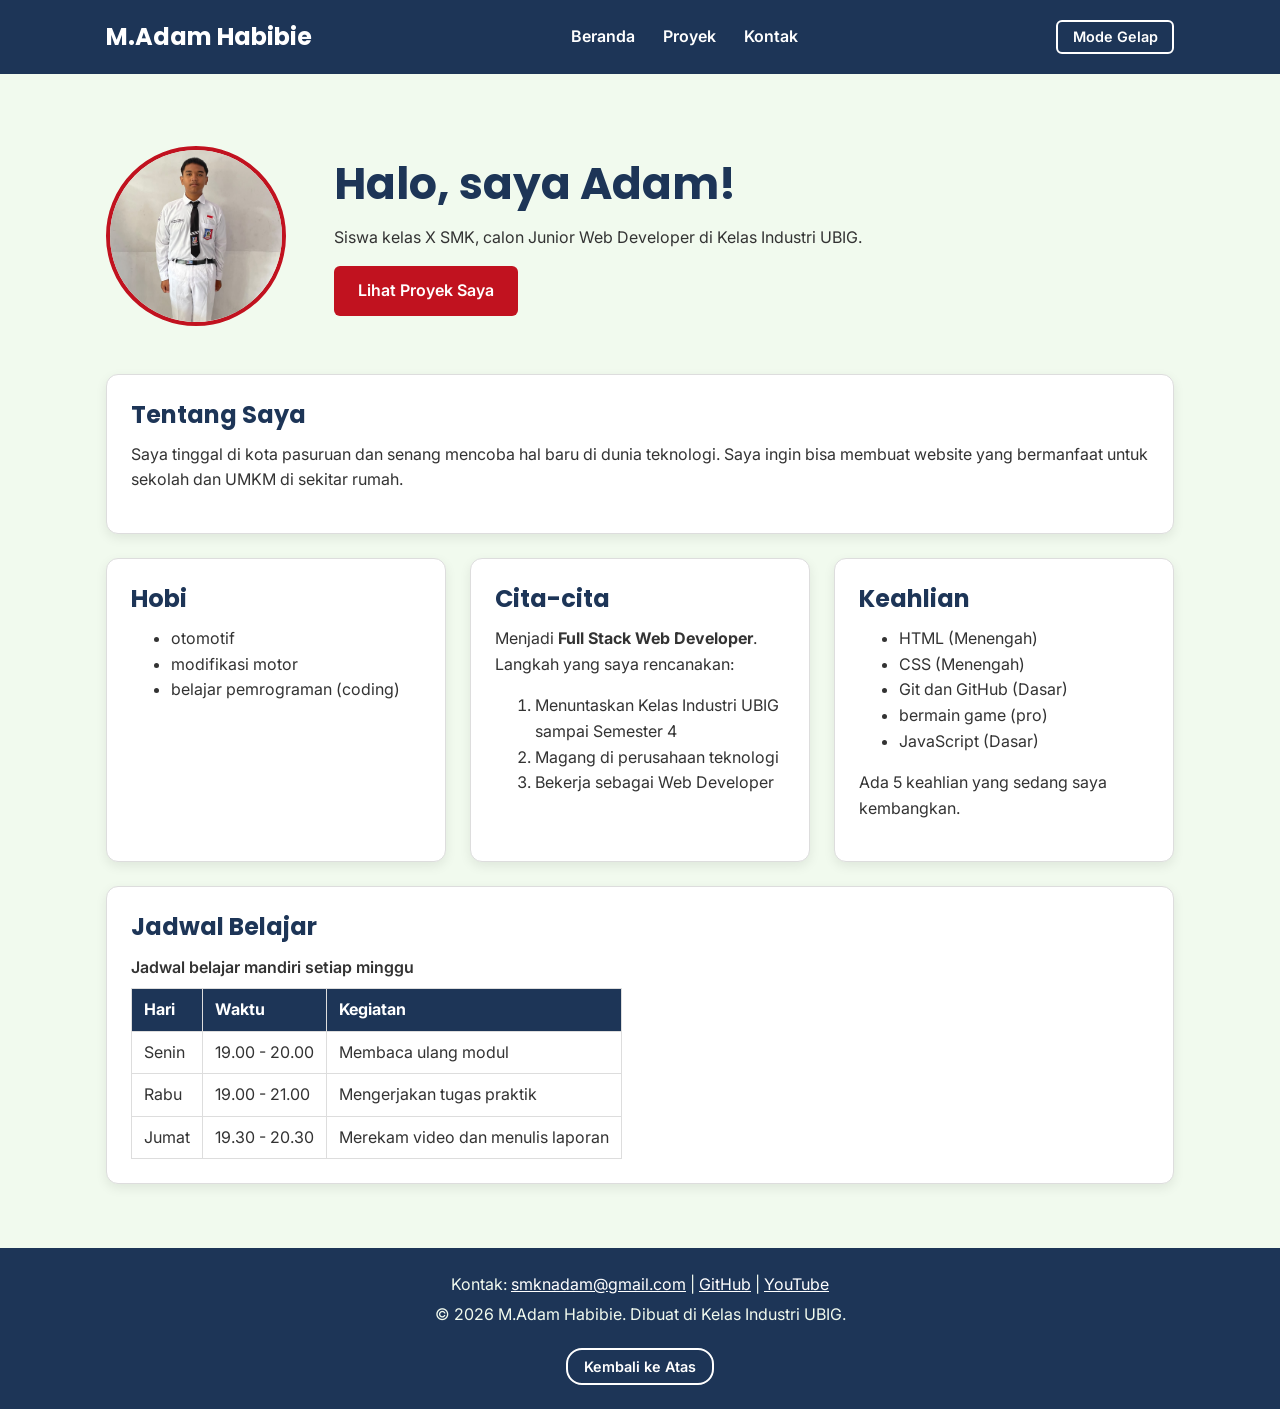
<file: index.html>
<!DOCTYPE html>
<html lang="id">
<head>
  <meta charset="UTF-8">
  <meta name="viewport" content="width=device-width, initial-scale=1.0">
  <meta name="description" content="Portofolio M.Adam Habibie, siswa SMK calon Junior Web Developer di Kelas Industri UBIG.">
  <title>M.Adam Habibie | Beranda</title>
  <link rel="icon" href="img/foto-profil.png">
  <link rel="preconnect" href="https://fonts.googleapis.com">
  <link rel="preconnect" href="https://fonts.gstatic.com" crossorigin>
  <link href="https://fonts.googleapis.com/css2?family=Inter:wght@400;600&family=Poppins:wght@600;700&display=swap" rel="stylesheet">
  <link rel="stylesheet" href="css/style.css">
</head>
<body>
  <header>
    <div class="container navbar">
      <h1>M.Adam Habibie</h1>
      <nav class="menu-laptop">
        <ul>
          <li><a href="index.html">Beranda</a></li>
          <li><a href="proyek.html">Proyek</a></li>
          <li><a href="kontak.html">Kontak</a></li>
        </ul>
      </nav>
      <button type="button" id="tombol-tema" class="tombol-tema">Mode Gelap</button>
      <!-- Tantangan: menu ponsel yang bisa dibuka-tutup -->
      <details class="menu-ponsel">
        <summary>Menu</summary>
        <nav>
          <ul>
            <li><a href="index.html">Beranda</a></li>
            <li><a href="proyek.html">Proyek</a></li>
            <li><a href="kontak.html">Kontak</a></li>
          </ul>
        </nav>
      </details>
    </div>
  </header>

  <main>
    <div class="container">
      <section class="hero">
        <img src="img/adam profil.jpeg" alt="Foto profil M.Adam Habibie" width="180" height="180">
        <div>
          <h2>Halo, saya Adam!</h2>
          <p>Siswa kelas X SMK, calon Junior Web Developer di Kelas Industri UBIG.</p>
          <a href="proyek.html" class="tombol">Lihat Proyek Saya</a>
        </div>
      </section>

      <section class="kartu">
        <h2>Tentang Saya</h2>
        <p>Saya tinggal di kota pasuruan dan senang mencoba hal baru di dunia teknologi. Saya ingin bisa membuat website yang bermanfaat untuk sekolah dan UMKM di sekitar rumah.</p>
      </section>

      <div class="daftar-kartu">
        <section class="kartu">
          <h2>Hobi</h2>
          <ul>
            <li>otomotif</li>
            <li>modifikasi motor</li>
            <li>belajar pemrograman (coding)</li>
          </ul>
        </section>

        <section class="kartu">
          <h2>Cita-cita</h2>
          <p>Menjadi <strong>Full Stack Web Developer</strong>. Langkah yang saya rencanakan:</p>
          <ol>
            <li>Menuntaskan Kelas Industri UBIG sampai Semester 4</li>
            <li>Magang di perusahaan teknologi</li>
            <li>Bekerja sebagai Web Developer</li>
          </ol>
        </section>

        <section class="kartu">
          <h2>Keahlian</h2>
          <ul id="daftar-skill"></ul>
          <p id="jumlah-skill">Memuat...</p>
        </section>
      </div>

      <section class="kartu">
        <h2>Jadwal Belajar</h2>
        <table>
          <caption>Jadwal belajar mandiri setiap minggu</caption>
          <thead>
            <tr>
              <th>Hari</th>
              <th>Waktu</th>
              <th>Kegiatan</th>
            </tr>
          </thead>
          <tbody>
            <tr>
              <td>Senin</td>
              <td>19.00 - 20.00</td>
              <td>Membaca ulang modul</td>
            </tr>
            <tr>
              <td>Rabu</td>
              <td>19.00 - 21.00</td>
              <td>Mengerjakan tugas praktik</td>
            </tr>
            <tr>
              <td>Jumat</td>
              <td>19.30 - 20.30</td>
              <td>Merekam video dan menulis laporan</td>
            </tr>
          </tbody>
        </table>
      </section>
    </div>
  </main>

  <footer>
    <p>Kontak: <a href="mailto:smknadam@gmail.com">smknadam@gmail.com</a> |
      <a href="https://github.com/smknadam-dotcom" target="_blank">GitHub</a> |
      <a href="https://www.youtube.com/" target="_blank">YouTube</a></p>
    <p>&copy; 2026 M.Adam Habibie. Dibuat di Kelas Industri UBIG.</p>
    <button type="button" id="tombol-atas" class="tombol-atas">Kembali ke Atas</button>
  </footer>

  <script src="js/main.js"></script>
</body>
</html>
</file>
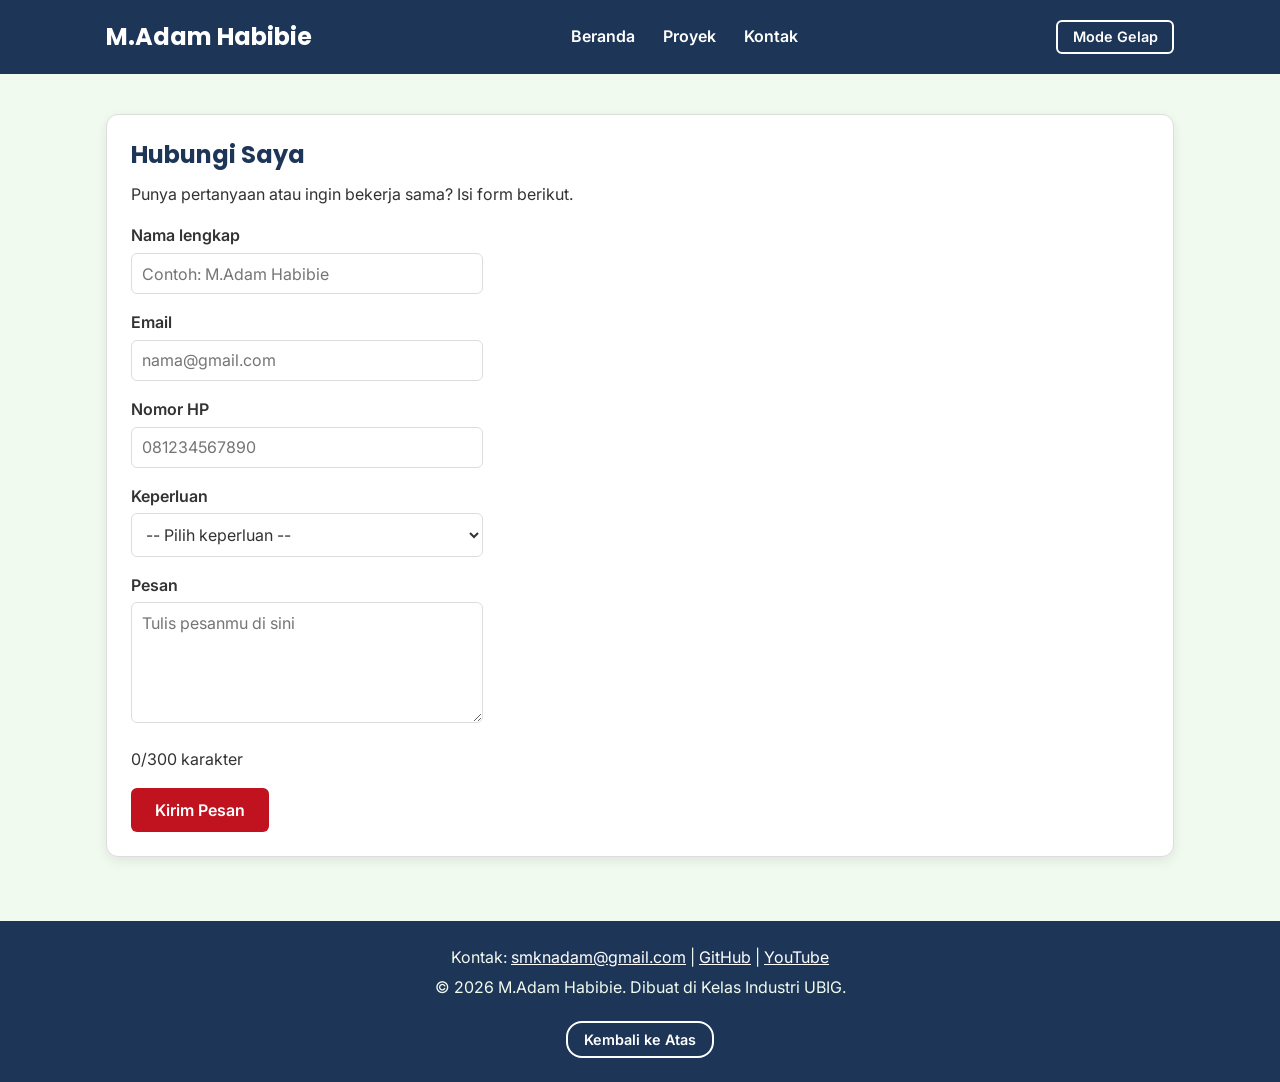
<file: kontak.html>
<!DOCTYPE html>
<html lang="id">
<head>
  <meta charset="UTF-8">
  <meta name="viewport" content="width=device-width, initial-scale=1.0">
  <meta name="description" content="Hubungi M.Adam Habibie melalui form kontak, email, atau GitHub.">
  <title>M.Adam Habibie | Kontak</title>
  <link rel="icon" href="img/foto-profil.png">
  <link rel="preconnect" href="https://fonts.googleapis.com">
  <link rel="preconnect" href="https://fonts.gstatic.com" crossorigin>
  <link href="https://fonts.googleapis.com/css2?family=Inter:wght@400;600&family=Poppins:wght@600;700&display=swap" rel="stylesheet">
  <link rel="stylesheet" href="css/style.css">
</head>
<body>
  <header>
    <div class="container navbar">
      <h1>M.Adam Habibie</h1>
      <nav class="menu-laptop">
        <ul>
          <li><a href="index.html">Beranda</a></li>
          <li><a href="proyek.html">Proyek</a></li>
          <li><a href="kontak.html">Kontak</a></li>
        </ul>
      </nav>
      <button type="button" id="tombol-tema" class="tombol-tema">Mode Gelap</button>
      <!-- Tantangan: menu ponsel yang bisa dibuka-tutup -->
      <details class="menu-ponsel">
        <summary>Menu</summary>
        <nav>
          <ul>
            <li><a href="index.html">Beranda</a></li>
            <li><a href="proyek.html">Proyek</a></li>
            <li><a href="kontak.html">Kontak</a></li>
          </ul>
        </nav>
      </details>
    </div>
  </header>

  <main>
    <div class="container">
      <section class="kartu">
        <h2>Hubungi Saya</h2>
        <p>Punya pertanyaan atau ingin bekerja sama? Isi form berikut.</p>

        <form>
          <p>
            <label for="nama">Nama lengkap</label><br>
            <input type="text" id="nama" name="nama" placeholder="Contoh: M.Adam Habibie" required>
          </p>
          <p>
            <label for="email">Email</label><br>
            <input type="email" id="email" name="email" placeholder="nama@gmail.com" required>
          </p>
          <p>
            <label for="hp">Nomor HP</label><br>
            <input type="tel" id="hp" name="hp" placeholder="081234567890" required>
          </p>
          <p>
            <label for="keperluan">Keperluan</label><br>
            <select id="keperluan" name="keperluan" required>
              <option value="">-- Pilih keperluan --</option>
              <option value="bertanya">Bertanya</option>
              <option value="kerja-sama">Kerja sama proyek</option>
              <option value="lainnya">Lainnya</option>
            </select>
          </p>
          <p>
            <label for="pesan">Pesan</label><br>
            <textarea id="pesan" name="pesan" rows="5" cols="40" maxlength="300" placeholder="Tulis pesanmu di sini" required></textarea>
          </p>
          <p id="hitung-karakter">0/300 karakter</p>
          <button type="submit">Kirim Pesan</button>
        </form>
      </section>
    </div>
  </main>

  <footer>
    <p>Kontak: <a href="mailto:smknadam@gmail.com">smknadam@gmail.com</a> |
      <a href="https://github.com/smknadam-dotcom" target="_blank">GitHub</a> |
      <a href="https://www.youtube.com/" target="_blank">YouTube</a></p>
    <p>&copy; 2026 M.Adam Habibie. Dibuat di Kelas Industri UBIG.</p>
    <button type="button" id="tombol-atas" class="tombol-atas">Kembali ke Atas</button>
  </footer>

  <script src="js/main.js"></script>
</body>
</html>
</file>
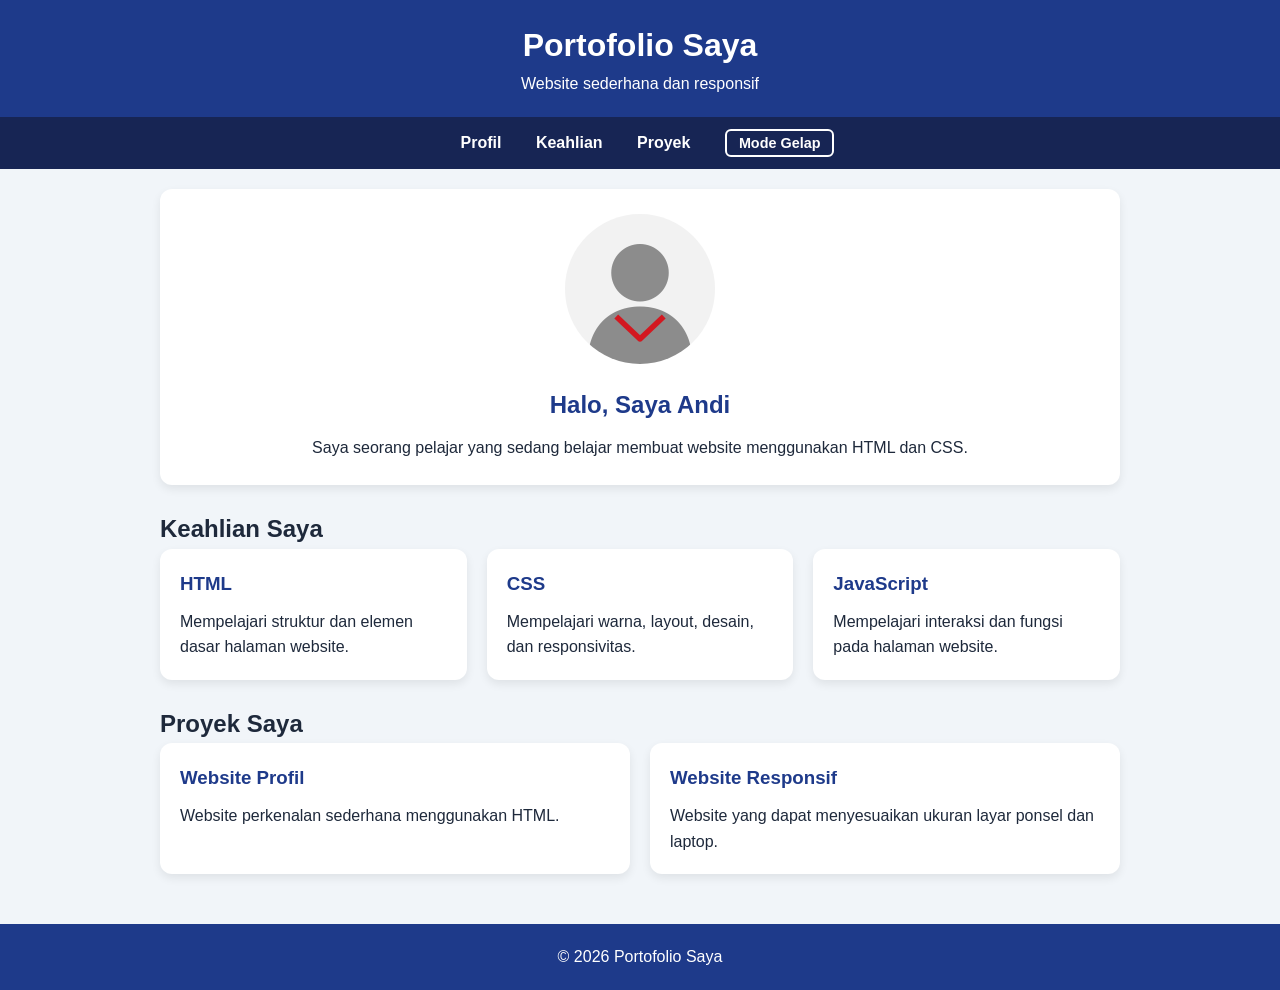
<file: portofolio-responsif.html>
<!DOCTYPE html>
<html lang="id">
<head>
  <meta charset="UTF-8">
  <meta name="viewport" content="width=device-width, initial-scale=1.0">
  <meta name="description" content="Portofolio sederhana dan responsif yang dibuat dengan HTML dan CSS.">
  <title>Portofolio Saya</title>
  <link rel="icon" href="img/foto-profil.png">

  <style>
    :root {
      --warna-utama: #1e3a8a;
      --warna-nav: #172554;
      --warna-judul: #1e3a8a;
      --warna-latar: #f1f5f9;
      --warna-teks: #1e293b;
      --warna-kartu: #ffffff;
      --warna-bayangan: rgba(0, 0, 0, 0.08);
    }

    :root[data-tema="gelap"] {
      --warna-utama: #0f172a;
      --warna-nav: #020617;
      --warna-judul: #93c5fd;
      --warna-latar: #0b1220;
      --warna-teks: #e2e8f0;
      --warna-kartu: #1e293b;
      --warna-bayangan: rgba(0, 0, 0, 0.4);
    }

    * {
      box-sizing: border-box;
      margin: 0;
      padding: 0;
    }

    body {
      font-family: Arial, sans-serif;
      background-color: var(--warna-latar);
      color: var(--warna-teks);
      line-height: 1.6;
      transition: background-color 0.3s, color 0.3s;
    }

    header {
      background-color: var(--warna-utama);
      color: white;
      padding: 20px;
      text-align: center;
    }

    nav {
      background-color: var(--warna-nav);
      padding: 12px;
      text-align: center;
    }

    nav a {
      color: white;
      text-decoration: none;
      margin: 0 15px;
      font-weight: bold;
    }

    nav a:hover {
      color: #93c5fd;
    }

    #tombol-tema {
      background: transparent;
      color: white;
      border: 2px solid white;
      border-radius: 6px;
      padding: 4px 12px;
      margin-left: 15px;
      font-size: 0.9rem;
      font-weight: bold;
      cursor: pointer;
    }

    #tombol-tema:hover {
      background-color: rgba(255, 255, 255, 0.15);
    }

    .container {
      max-width: 1000px;
      margin: auto;
      padding: 20px;
    }

    .profil {
      background-color: var(--warna-kartu);
      padding: 25px;
      border-radius: 12px;
      text-align: center;
      margin-bottom: 25px;
      box-shadow: 0 4px 10px var(--warna-bayangan);
    }

    .profil img {
      width: 150px;
      height: 150px;
      object-fit: cover;
      border-radius: 50%;
      margin-bottom: 15px;
    }

    .profil h2 {
      color: var(--warna-judul);
      margin-bottom: 10px;
    }

    .daftar {
      display: flex;
      flex-wrap: wrap;
      gap: 20px;
    }

    .kartu {
      background-color: var(--warna-kartu);
      padding: 20px;
      border-radius: 12px;
      flex: 1 1 250px;
      box-shadow: 0 4px 10px var(--warna-bayangan);
    }

    .kartu h3 {
      color: var(--warna-judul);
      margin-bottom: 10px;
    }

    footer {
      background-color: var(--warna-utama);
      color: white;
      text-align: center;
      padding: 20px;
      margin-top: 30px;
    }

    /* Tampilan ponsel */
    @media (max-width: 600px) {
      header {
        padding: 15px;
      }

      nav a {
        display: inline-block;
        margin: 5px;
      }

      #tombol-tema {
        display: block;
        margin: 8px auto 0;
      }

      .container {
        padding: 15px;
      }

      .daftar {
        flex-direction: column;
      }

      .kartu {
        width: 100%;
      }
    }
  </style>
</head>

<body>

  <header>
    <h1>Portofolio Saya</h1>
    <p>Website sederhana dan responsif</p>
  </header>

  <nav>
    <a href="#profil">Profil</a>
    <a href="#keahlian">Keahlian</a>
    <a href="#proyek">Proyek</a>
    <button type="button" id="tombol-tema">Mode Gelap</button>
  </nav>

  <main class="container">

    <section class="profil" id="profil">
      <img src="img/foto-profil.png" alt="Foto profil" width="150" height="150">
      <h2>Halo, Saya Andi</h2>
      <p>
        Saya seorang pelajar yang sedang belajar membuat website
        menggunakan HTML dan CSS.
      </p>
    </section>

    <section id="keahlian">
      <h2>Keahlian Saya</h2>

      <div class="daftar">
        <article class="kartu">
          <h3>HTML</h3>
          <p>Mempelajari struktur dan elemen dasar halaman website.</p>
        </article>

        <article class="kartu">
          <h3>CSS</h3>
          <p>Mempelajari warna, layout, desain, dan responsivitas.</p>
        </article>

        <article class="kartu">
          <h3>JavaScript</h3>
          <p>Mempelajari interaksi dan fungsi pada halaman website.</p>
        </article>
      </div>
    </section>

    <section id="proyek" style="margin-top: 25px;">
      <h2>Proyek Saya</h2>

      <div class="daftar">
        <article class="kartu">
          <h3>Website Profil</h3>
          <p>Website perkenalan sederhana menggunakan HTML.</p>
        </article>

        <article class="kartu">
          <h3>Website Responsif</h3>
          <p>Website yang dapat menyesuaikan ukuran layar ponsel dan laptop.</p>
        </article>
      </div>
    </section>

  </main>

  <footer>
    <p>&copy; 2026 Portofolio Saya</p>
  </footer>

  <script>
    // Mode gelap dan terang
    const tombolTema = document.getElementById("tombol-tema");
    const root = document.documentElement;

    function terapkanTema(tema) {
      if (tema === "gelap") {
        root.setAttribute("data-tema", "gelap");
        tombolTema.textContent = "Mode Terang";
      } else {
        root.removeAttribute("data-tema");
        tombolTema.textContent = "Mode Gelap";
      }
    }

    let temaTersimpan = "terang";
    try {
      temaTersimpan = localStorage.getItem("tema") || "terang";
    } catch (e) {}
    terapkanTema(temaTersimpan);

    tombolTema.addEventListener("click", function () {
      const temaBaru = root.getAttribute("data-tema") === "gelap" ? "terang" : "gelap";
      terapkanTema(temaBaru);
      try {
        localStorage.setItem("tema", temaBaru);
      } catch (e) {}
    });
  </script>

</body>
</html>
</file>
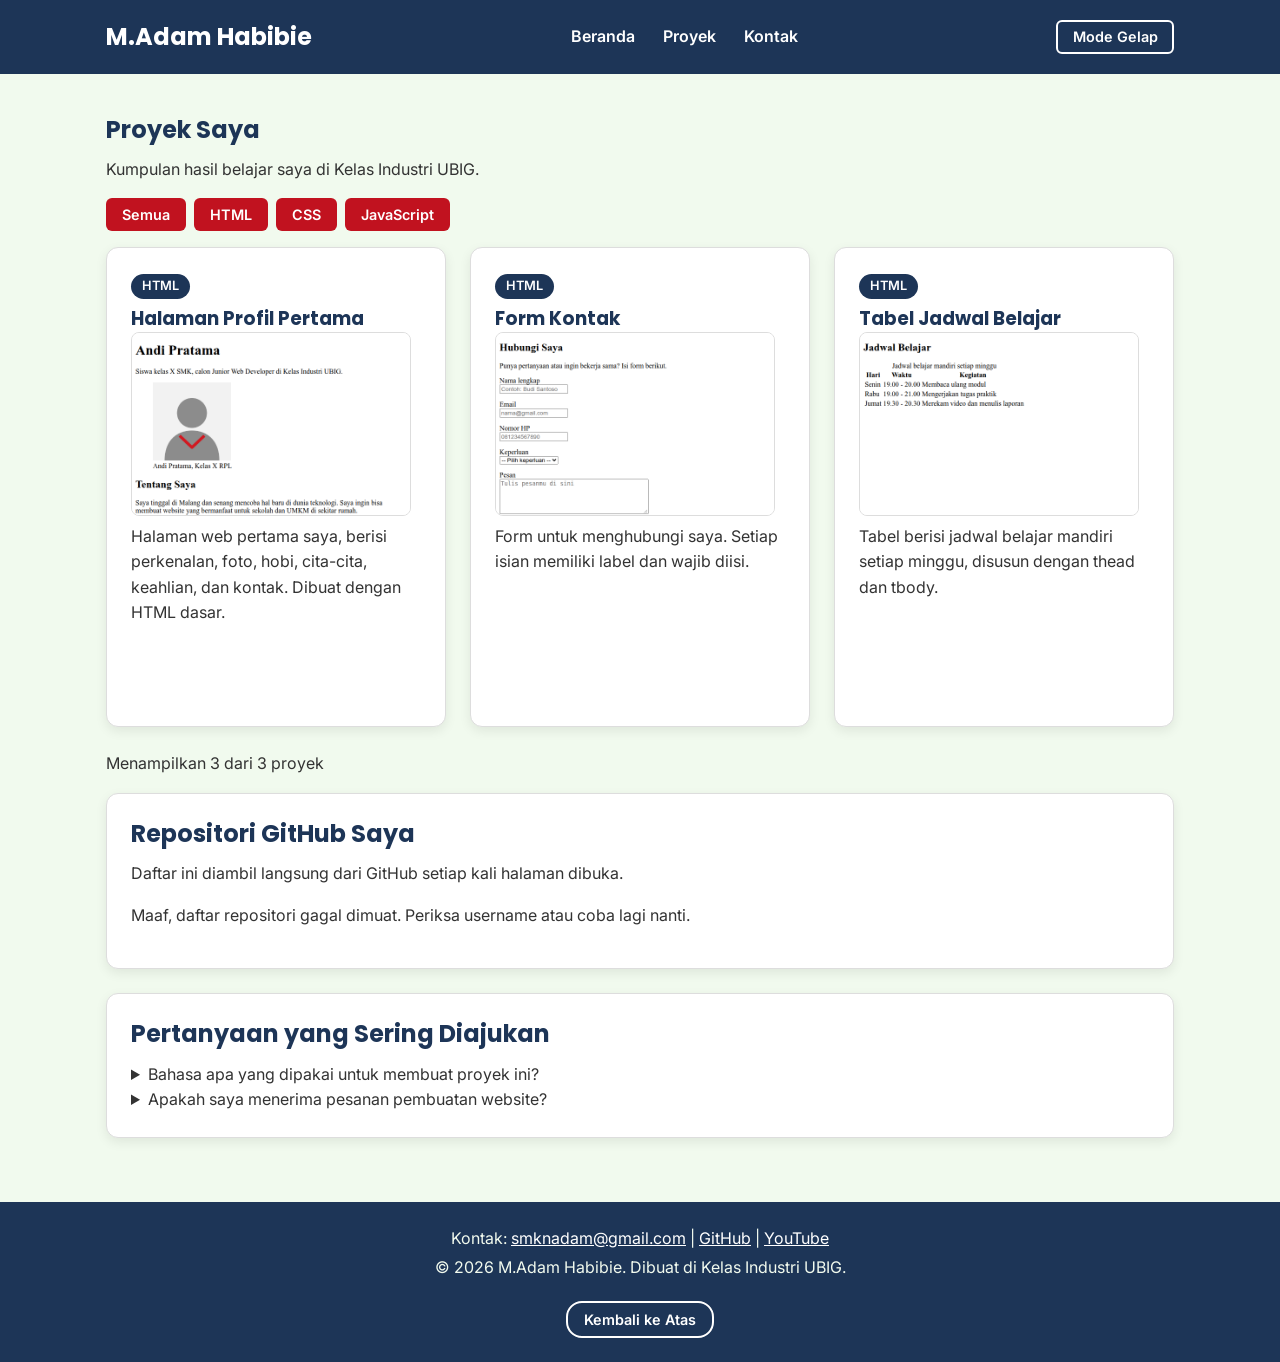
<file: proyek.html>
<!DOCTYPE html>
<html lang="id">
<head>
  <meta charset="UTF-8">
  <meta name="viewport" content="width=device-width, initial-scale=1.0">
  <meta name="description" content="Daftar proyek HTML, CSS, dan JavaScript karya M.Adam Habibie beserta repositori GitHub terbarunya.">
  <title>M.Adam Habibie | Proyek</title>
  <link rel="icon" href="img/foto-profil.png">

  <link rel="preconnect" href="https://fonts.googleapis.com">
  <link rel="preconnect" href="https://fonts.gstatic.com" crossorigin>
  <link href="https://fonts.googleapis.com/css2?family=Inter:wght@400;600&family=Poppins:wght@600;700&display=swap" rel="stylesheet">

  <link rel="stylesheet" href="css/style.css">
</head>

<body>

  <header>
    <div class="container navbar">
      <h1>M.Adam Habibie</h1>

      <nav class="menu-laptop">
        <ul>
          <li><a href="index.html">Beranda</a></li>
          <li><a href="proyek.html">Proyek</a></li>
          <li><a href="kontak.html">Kontak</a></li>
        </ul>
      </nav>

      <button type="button" id="tombol-tema" class="tombol-tema">Mode Gelap</button>

      <!-- Menu ponsel -->
      <details class="menu-ponsel">
        <summary>Menu</summary>
        <nav>
          <ul>
            <li><a href="index.html">Beranda</a></li>
            <li><a href="proyek.html">Proyek</a></li>
            <li><a href="kontak.html">Kontak</a></li>
          </ul>
        </nav>
      </details>
    </div>
  </header>

  <main>
    <div class="container">

      <section>
        <h2>Proyek Saya</h2>
        <p>Kumpulan hasil belajar saya di Kelas Industri UBIG.</p>

        <!-- Tombol filter -->
        <div class="filter-proyek">
          <button id="filter-semua">Semua</button>
          <button id="filter-html">HTML</button>
          <button id="filter-css">CSS</button>
          <button id="filter-javascript">JavaScript</button>
        </div>

        <!-- Daftar proyek dari JSON -->
        <div class="daftar-kartu" id="daftar-proyek"></div>

        <p id="jumlah-proyek"></p>
      </section>

      <!-- Repositori GitHub -->
      <section class="kartu">
        <h2>Repositori GitHub Saya</h2>
        <p>Daftar ini diambil langsung dari GitHub setiap kali halaman dibuka.</p>

        <p id="status-repo"></p>
        <ul id="daftar-repo"></ul>
      </section>

      <!-- FAQ -->
      <section class="kartu">
        <h2>Pertanyaan yang Sering Diajukan</h2>

        <details>
          <summary>Bahasa apa yang dipakai untuk membuat proyek ini?</summary>
          <p>
            Semua proyek di halaman ini dibuat menggunakan HTML.
            HTML digunakan untuk menyusun struktur halaman website.
          </p>
        </details>

        <details>
          <summary>Apakah saya menerima pesanan pembuatan website?</summary>
          <p>
            Belum, saya masih belajar. Namun kamu tetap boleh
            menghubungi saya melalui halaman Kontak.
          </p>
        </details>
      </section>

    </div>
  </main>

  <footer>
    <p>
      Kontak:
      <a href="mailto:smknadam@gmail.com">smknadam@gmail.com</a> |
      <a href="https://github.com/smknadam-dotcom" target="_blank">GitHub</a> |
      <a href="https://www.youtube.com/" target="_blank">YouTube</a>
    </p>

    <p>&copy; 2026 M.Adam Habibie. Dibuat di Kelas Industri UBIG.</p>
    <button type="button" id="tombol-atas" class="tombol-atas">Kembali ke Atas</button>
  </footer>

  <script src="js/main.js"></script>
</body>
</html>
</file>
<file: css/style.css>
/* Gaya portofolio M.ADAM HABIBIE
   Palet: #1D3557 (utama), #C1121F (aksen), #F1FAEE (latar)
   Huruf: Poppins (judul), Inter (isi)
   Tata letak: mobile first, titik ubah 768px (tablet) dan 1024px (laptop) */

/* 0. Variabel warna */
:root {
  --warna-utama: #1D3557;
  --warna-judul: #1D3557;
  --warna-aksen: #C1121F;
  --warna-tautan: #C1121F;
  --warna-latar: #F1FAEE;
  --warna-teks: #333333;
  --warna-kartu: #FFFFFF;
  --warna-garis: #DDDDDD;
  --warna-input: #FFFFFF;
}

/* 1. Reset */
* {
  box-sizing: border-box;
  margin: 0;
}

img {
  max-width: 100%;
  height: auto;
}

/* 2. Dasar halaman: warna dan huruf */
body {
  font-family: "Inter", Arial, sans-serif;
  font-size: 1rem;
  line-height: 1.6;
  color: var(--warna-teks);
  background-color: var(--warna-latar);
}

h1, h2, h3 {
  font-family: "Poppins", Arial, sans-serif;
  color: var(--warna-judul);
  line-height: 1.3;
}

h2 {
  margin-bottom: 0.75rem;
}

p, ul, ol {
  margin-bottom: 1rem;
}

a {
  color: var(--warna-tautan);
}

/* 3. Wadah, header, dan menu */
.container {
  max-width: 1100px;
  margin: 0 auto;
  padding: 0 1rem;
}

header {
  background-color: var(--warna-utama);
  color: #FFFFFF;
  padding: 1rem 0;
}

header h1 {
  color: #FFFFFF;
  font-size: 1.5rem;
}

.navbar {
  display: flex;
  flex-wrap: wrap;
  justify-content: space-between;
  align-items: center;
  gap: 0.5rem;
}

nav ul {
  display: flex;
  gap: 0.25rem;
  padding: 0;
  margin: 0;
  list-style: none;
}

nav a {
  display: inline-block;
  padding: 0.5rem 0.75rem;
  border-radius: 6px;
  color: #FFFFFF;
  font-weight: 600;
  text-decoration: none;
}

/* Tantangan: menu ponsel buka-tutup dengan details */
.menu-laptop {
  display: none;
}

.menu-ponsel summary {
  padding: 0.5rem 0.75rem;
  border: 1px solid #FFFFFF;
  border-radius: 6px;
  font-weight: 600;
  cursor: pointer;
}

.menu-ponsel ul {
  flex-direction: column;
  margin-top: 0.5rem;
}

/* 4. Isi utama, hero, dan kartu */
main {
  padding: 1.5rem 0;
}

.hero {
  display: flex;
  flex-direction: column;
  align-items: center;
  gap: 1.5rem;
  padding: 1rem 0 2rem;
  text-align: center;
}

.hero img {
  width: 180px;
  height: 180px;
  object-fit: cover;
  border: 4px solid var(--warna-aksen);
  border-radius: 50%;
}

.hero h2 {
  font-size: 2rem;
}

.tombol {
  display: inline-block;
  padding: 0.75rem 1.5rem;
  border-radius: 6px;
  background-color: var(--warna-aksen);
  color: #FFFFFF;
  font-weight: 600;
  text-decoration: none;
}

.kartu {
  background-color: var(--warna-kartu);
  padding: 1rem;
  margin-bottom: 1.5rem;
  border: 1px solid var(--warna-garis);
  border-radius: 12px;
  box-shadow: 0 4px 12px rgba(0, 0, 0, 0.08);
}

.daftar-kartu {
  display: flex;
  flex-wrap: wrap;
  gap: 1.5rem;
  margin-bottom: 1.5rem;
}

.daftar-kartu .kartu {
  flex: 1 1 280px;
  margin-bottom: 0;
}

article img {
  border-radius: 8px;
  border: 1px solid var(--warna-garis);
}

/* 5. Tabel */
table {
  border-collapse: collapse;
}

caption {
  font-weight: 600;
  text-align: left;
  margin-bottom: 0.5rem;
}

th, td {
  border: 1px solid var(--warna-garis);
  padding: 0.5rem 0.75rem;
  text-align: left;
}

th {
  background-color: var(--warna-utama);
  color: #FFFFFF;
}

/* 6. Form */
label {
  font-weight: 600;
}

input, select, textarea {
  width: 100%;
  max-width: 22rem;
  padding: 0.6rem;
  margin-top: 0.25rem;
  border: 1px solid var(--warna-garis);
  border-radius: 6px;
  background-color: var(--warna-input);
  color: var(--warna-teks);
  font-family: inherit;
  font-size: 1rem;
}

button {
  padding: 0.75rem 1.5rem;
  border: none;
  border-radius: 6px;
  background-color: var(--warna-aksen);
  color: #FFFFFF;
  font-family: inherit;
  font-size: 1rem;
  font-weight: 600;
  cursor: pointer;
}

/* 7. Footer */
footer {
  background-color: var(--warna-utama);
  color: #F1FAEE;
  text-align: center;
  padding: 1.5rem;
}

footer p {
  margin-bottom: 0.25rem;
}

footer a {
  color: #FFFFFF;
}

/* 8. Tablet: lebar layar 768px ke atas */
@media (min-width: 768px) {
  .menu-laptop {
    display: block;
  }

  .menu-ponsel {
    display: none;
  }

  .hero {
    flex-direction: row;
    padding: 2rem 0 3rem;
    text-align: left;
  }

  .kartu {
    padding: 1.5rem;
  }
}

/* 9. Laptop: lebar layar 1024px ke atas */
@media (min-width: 1024px) {
  main {
    padding: 2.5rem 0;
  }

  .hero {
    gap: 3rem;
  }

  .hero h2 {
    font-size: 2.75rem;
  }
}

/* 10. Mode gelap */
:root[data-tema="gelap"] {
  --warna-utama: #0F172A;
  --warna-judul: #93C5FD;
  --warna-aksen: #C1121F;
  --warna-tautan: #FCA5A5;
  --warna-latar: #0B1220;
  --warna-teks: #E2E8F0;
  --warna-kartu: #1E293B;
  --warna-garis: #334155;
  --warna-input: #0F172A;
}

/* 11. Tombol mode gelap */
.tombol-tema {
  padding: 0.4rem 0.9rem;
  border: 2px solid #FFFFFF;
  background-color: transparent;
  color: #FFFFFF;
  font-size: 0.9rem;
}

.tombol-tema:hover {
  background-color: rgba(255, 255, 255, 0.15);
}

/* 11b. Filter dan kartu proyek */
.filter-proyek {
  display: flex;
  flex-wrap: wrap;
  gap: 0.5rem;
  margin-bottom: 1rem;
}

.filter-proyek button {
  padding: 0.5rem 1rem;
  font-size: 0.9rem;
}

.label {
  display: inline-block;
  padding: 0.15rem 0.7rem;
  margin-bottom: 0.5rem;
  border-radius: 999px;
  background-color: var(--warna-utama);
  color: #FFFFFF;
  font-size: 0.8rem;
  font-weight: 600;
}

#daftar-proyek {
  min-height: 30rem;
}

/* 12. tombol atas */
.tombol-atas {
  background-color: transparent;
  border: 2px solid #FFFFFF;
  color: #FFFFFF;
  margin-top: 16px;
  padding: 8px 16px;
  border-radius: 16px;
  cursor: pointer;
  font-size: 0.9rem;
}

.tombol-atas:hover {
  background-color: rgba(255, 255, 255, 0.15);
}
</file>
